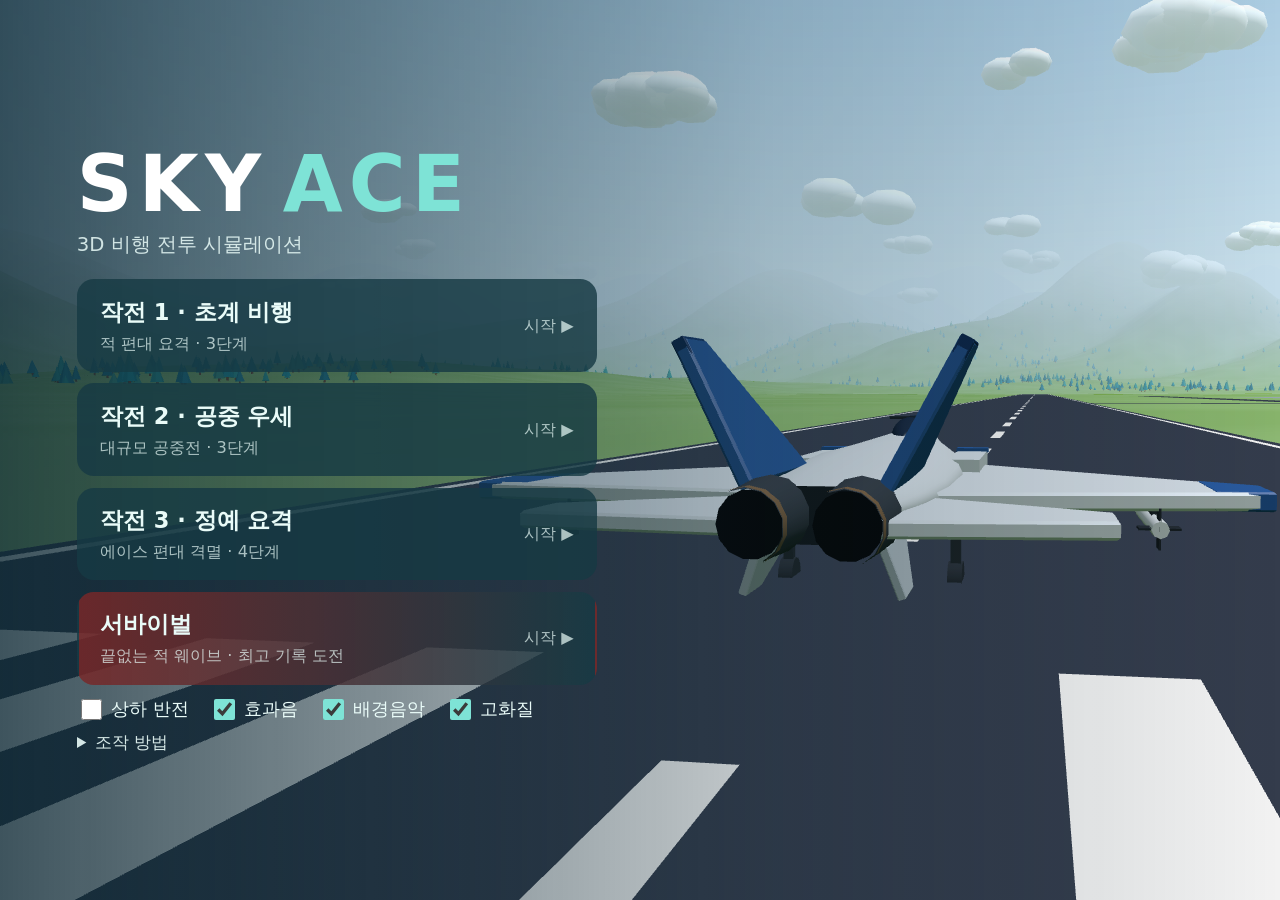
<file: index.html>
<!doctype html>
<html lang="ko">
<head>
<meta charset="utf-8">
<meta name="viewport" content="width=device-width,initial-scale=1">
<title>Sky Ace</title>
<meta http-equiv="refresh" content="0; url=assets/">
<script>location.replace('assets/' + location.search + location.hash);</script>
</head>
<body style="font-family:sans-serif;background:#123;color:#fff;text-align:center;padding-top:40vh">
<a href="assets/" style="color:#7ee3d6">Sky Ace 시작하기 ▶</a>
</body>
</html>
</file>
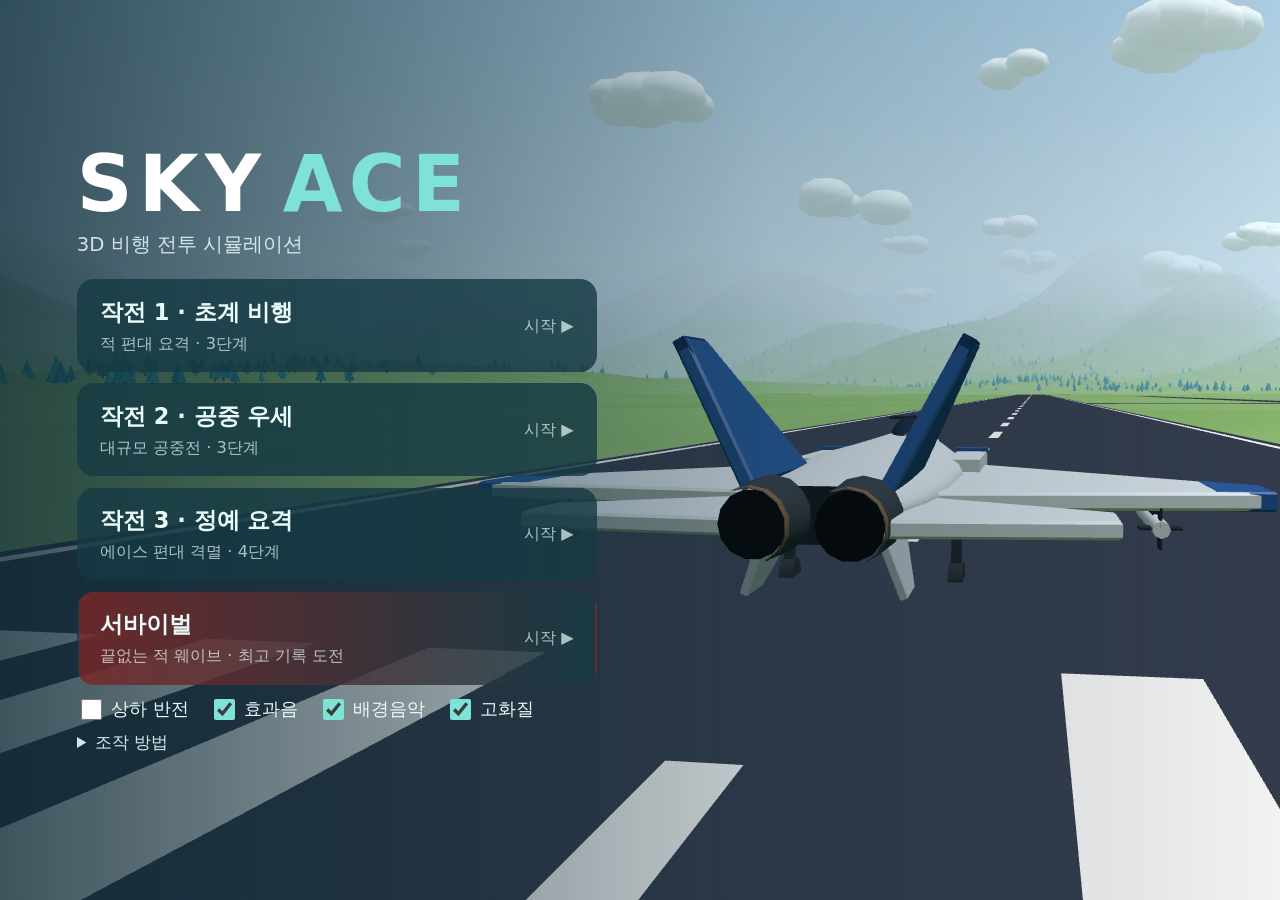
<file: assets/index.html>
<!doctype html>
<html lang="ko">
<head>
<meta charset="utf-8">
<meta name="viewport" content="width=device-width,initial-scale=1,maximum-scale=1,user-scalable=no,viewport-fit=cover">
<title>Sky Ace</title>
<link rel="stylesheet" href="style.css">
</head>
<body>
<canvas id="game"></canvas>

<div id="hud" class="hidden">
  <button id="btnHome" class="sq-btn home" aria-label="홈">
    <svg viewBox="0 0 24 24"><path d="M3 11 12 3l9 8M5.5 9.5V21h4.5v-6h4v6h4.5V9.5" fill="none" stroke="currentColor" stroke-width="2" stroke-linejoin="round" stroke-linecap="round"/></svg>
  </button>

  <div id="topCenter">
    <div id="missionLine">초보 작전 1 · 적기 2기 · 단계 1 · 0/2</div>
    <div id="objective">스로틀을 올려 이륙하세요</div>
  </div>

  <canvas id="radar" width="240" height="240"></canvas>

  <div id="crosshair"></div>
  <div id="wpMarker"><div class="ring"></div><span class="lbl">◇ 거점 <b>0</b>m</span></div>
  <div id="markers"></div>

  <div id="throttle">
    <div class="cap">THROTTLE</div>
    <div class="val">0%</div>
    <div class="track"><div class="fill"></div><div class="knob"></div></div>
  </div>
  <div id="thBtns"><span id="thMax">최대</span> / <span id="thStop">정지</span></div>

  <div id="spd" class="gauge"><div class="cap">SPEED</div><div class="box">0</div><div class="unit">km/h</div></div>
  <div id="alt" class="gauge"><div class="cap">ALT</div><div class="box">0</div><div class="unit">m</div></div>

  <button id="btnCam" class="circ-btn" aria-label="카메라">
    <svg viewBox="0 0 24 24"><path d="M4 8h3.5l1.5-2.5h6L16.5 8H20v11H4z" fill="none" stroke="currentColor" stroke-width="1.8" stroke-linejoin="round"/><circle cx="12" cy="13" r="3.3" fill="none" stroke="currentColor" stroke-width="1.8"/></svg>
  </button>
  <button id="btnGear" class="tall-btn" aria-label="랜딩기어">
    <svg viewBox="0 0 24 24"><path d="M12 3v6M5 9h14M7 9v5M17 9v5" fill="none" stroke="currentColor" stroke-width="1.8" stroke-linecap="round"/><circle cx="7" cy="17" r="2.6" fill="none" stroke="currentColor" stroke-width="1.8"/><circle cx="17" cy="17" r="2.6" fill="none" stroke="currentColor" stroke-width="1.8"/></svg>
    <span id="gearLbl">올림</span>
  </button>

  <div id="weapons">
    <div class="wslot">
      <button id="btnGun" class="wpn" aria-label="기관포">
        <svg viewBox="0 0 48 48"><g fill="#fff"><path d="M11 40V22c0-6 3-11 4.5-13C17 11 20 16 20 22v18z"/><path d="M20.5 42V21c0-6 3-11 4.5-13 1.5 2 4.5 7 4.5 13v21z"/><path d="M30 40V22c0-6 3-11 4.5-13C36 11 39 16 39 22v18z"/></g></svg>
      </button>
      <div id="gunCount" class="cnt">600</div>
    </div>
    <div class="wslot">
      <button id="btnMsl" class="wpn" aria-label="미사일">
        <svg viewBox="0 0 48 48"><g fill="#fff" transform="rotate(45 24 24)"><path d="M24 3c3 3 4.5 7 4.5 11v20h-9V14c0-4 1.5-8 4.5-11z"/><path d="M19.5 26l-6 8v3l6-3zM28.5 26l6 8v3l-6-3z"/><path d="M21 35h6l-1 6h-4z" opacity=".8"/></g></svg>
      </button>
      <div id="mslCount" class="cnt">2</div>
    </div>
  </div>
  <button id="btnTarget" class="pill">TARGET</button>
  <button id="btnFlare" class="pill">FLARE <small id="flareCount">24</small></button>

  <div id="hull"><div class="txt">기체 <b>100%</b></div><div class="bar"><div class="fillb"></div></div></div>
  <div id="warn">⚠ 미사일 경보</div>
  <div id="lockTxt">LOCK</div>
  <div id="toast"></div>
  <div id="stickBase"><div id="stickKnob"></div></div>
</div>

<div id="menu">
  <div class="menu-card">
    <div class="logo">SKY<span>ACE</span></div>
    <div class="sub">3D 비행 전투 시뮬레이션</div>
    <div id="missionList"></div>
    <div class="opts">
      <label><input type="checkbox" id="optInvert"> 상하 반전</label>
      <label><input type="checkbox" id="optSound" checked> 효과음</label>
      <label><input type="checkbox" id="optMusic" checked> 배경음악</label>
      <label><input type="checkbox" id="optHQ" checked> 고화질</label>
    </div>
    <details class="howto"><summary>조작 방법</summary>
      <ul>
        <li>화면 아무 곳이나 드래그: 기수 조종 (위로 = 상승, 좌우 = 선회)</li>
        <li>왼쪽 스로틀 바: 속도 조절 · 약 180km/h 이상에서 위로 당겨 이륙</li>
        <li>기관포 버튼을 누르고 있으면 연사 · 미사일은 LOCK 후 발사</li>
        <li>TARGET: 표적 전환 · FLARE: 미사일 회피</li>
        <li>교전 거점으로 이동하면 적 편대가 나타나고, 계속 증원이 몰려옵니다</li>
        <li>빨간 테두리 = 전투기, 주황 = 에이스(강함), 큰 마름모 = 폭격기(고득점)</li>
        <li>연속 격추 시 콤보 보너스 · 서바이벌 모드에서 최고 기록에 도전하세요</li>
      </ul>
    </details>
  </div>
</div>

<div id="overlay" class="hidden">
  <div class="ov-card">
    <div id="ovTitle">작전 성공</div>
    <div id="ovBody"></div>
    <div id="ovBtns"></div>
  </div>
</div>

<script src="three.min.js"></script>
<script src="game.js"></script>
</body>
</html>
</file>
<file: assets/style.css>
:root{
  --panel:rgba(22,58,68,.82);
  --panel2:rgba(28,70,80,.72);
  --accent:#7ee3d6;
  --accent2:#9ff0e4;
  --text:#e9fbf8;
  --pill:#e6f3df;
  --u:min(1vh,0.55vw);
}
*{box-sizing:border-box;-webkit-tap-highlight-color:transparent;user-select:none;-webkit-user-select:none;touch-action:none}
html,body{margin:0;height:100%;overflow:hidden;background:#bfd9e8;font-family:"Noto Sans KR","Malgun Gothic",system-ui,-apple-system,Roboto,sans-serif;color:var(--text)}
#game{position:fixed;inset:0;width:100%;height:100%;display:block}
.hidden{display:none!important}
button{font-family:inherit;border:0;padding:0;color:inherit;cursor:pointer}

#hud{position:fixed;inset:0;pointer-events:none}
#hud>*{position:absolute}
#hud button,#hud #throttle,#hud #thBtns span{pointer-events:auto}

.sq-btn{left:calc(4.5*var(--u) + env(safe-area-inset-left));top:calc(2.5*var(--u));width:calc(10*var(--u));height:calc(10*var(--u));border-radius:calc(2.4*var(--u));background:var(--panel);box-shadow:0 2px 8px rgba(0,0,0,.25);display:grid;place-items:center}
.sq-btn svg{width:55%;height:55%;color:#fff}

#topCenter{left:50%;top:calc(2.5*var(--u));transform:translateX(-50%);text-align:center}
#missionLine{font-size:calc(2.6*var(--u));color:#fff;text-shadow:0 1px 3px rgba(0,0,0,.45);letter-spacing:.02em;white-space:nowrap}
#objective{display:inline-block;margin-top:calc(1.3*var(--u));padding:calc(1.2*var(--u)) calc(3*var(--u));background:var(--panel);border-radius:calc(3*var(--u));font-size:calc(2.8*var(--u));font-weight:600;white-space:nowrap;transition:background .3s}
#objective.hot{background:rgba(150,40,40,.85)}

#radar{right:calc(3*var(--u) + env(safe-area-inset-right));top:calc(2*var(--u));width:calc(20*var(--u));height:calc(20*var(--u));border-radius:50%}

#crosshair{width:calc(5*var(--u));height:calc(5*var(--u));transform:translate(-50%,-50%);left:50%;top:40%}
#crosshair:before,#crosshair:after{content:"";position:absolute;background:rgba(255,255,255,.85);box-shadow:0 0 3px rgba(0,0,0,.35)}
#crosshair:before{left:50%;top:0;bottom:0;width:2px;transform:translateX(-50%)}
#crosshair:after{top:50%;left:0;right:0;height:2px;transform:translateY(-50%)}

#wpMarker{transform:translate(-50%,-50%);display:flex;align-items:center;justify-content:center}
#wpMarker .ring{position:absolute;width:calc(16*var(--u));height:calc(16*var(--u));border:2px solid rgba(160,240,225,.65);border-radius:50%}
#wpMarker .lbl{font-size:calc(2.9*var(--u));color:var(--accent2);text-shadow:0 1px 3px rgba(0,0,0,.6);white-space:nowrap;font-weight:600}

.mk{position:absolute;transform:translate(-50%,-50%);pointer-events:none}
.mk .box{width:calc(6*var(--u));height:calc(6*var(--u));border:2px solid rgba(255,120,110,.9);border-radius:3px}
.mk.sel .box{border-color:#ffd166;width:calc(8*var(--u));height:calc(8*var(--u))}
.mk.locked .box{border-color:#ff3b3b;background:rgba(255,40,40,.12)}
.mk .d{position:absolute;left:50%;top:100%;transform:translateX(-50%);font-size:calc(2.2*var(--u));color:#ffd1cc;text-shadow:0 1px 2px #000;white-space:nowrap;margin-top:2px}
.mk .ring{position:absolute;left:50%;top:50%;transform:translate(-50%,-50%);border-radius:50%;border:2px dashed rgba(255,209,102,.9)}
.mk.edge .box{border-style:dashed;opacity:.8;width:calc(4*var(--u));height:calc(4*var(--u));transform:rotate(45deg)}

#throttle{left:calc(4.5*var(--u) + env(safe-area-inset-left));top:37%;width:calc(10*var(--u));height:calc(32*var(--u));background:var(--panel2);border-radius:calc(3.4*var(--u));text-align:center;padding-top:calc(2*var(--u))}
#throttle .cap{font-size:calc(1.9*var(--u));letter-spacing:.15em;color:#fff;margin-left:.15em}
#throttle .val{font-size:calc(3.3*var(--u));font-weight:700;color:var(--accent);margin-top:calc(.8*var(--u))}
#throttle .track{position:absolute;left:50%;transform:translateX(-50%);bottom:calc(2*var(--u));top:calc(12*var(--u));width:calc(1.4*var(--u));background:rgba(255,255,255,.12);border-radius:9px}
#throttle .fill{position:absolute;left:0;right:0;bottom:0;background:var(--accent);border-radius:9px}
#throttle .knob{position:absolute;left:50%;width:calc(4.2*var(--u));height:calc(4.2*var(--u));margin-left:calc(-2.1*var(--u));margin-bottom:calc(-2.1*var(--u));background:var(--accent);border-radius:50%;box-shadow:0 2px 6px rgba(0,0,0,.35)}
#thBtns{left:calc(4.5*var(--u) + env(safe-area-inset-left));top:calc(37% + 33*var(--u));font-size:calc(2.2*var(--u));color:rgba(255,255,255,.75);width:calc(16*var(--u));white-space:nowrap}
#thBtns span{display:inline-block;padding:2px}

.gauge{text-align:center;top:37%;transform:translateX(-50%)}
#spd{left:22%}
#alt{left:77%}
.gauge .cap{font-size:calc(2*var(--u));letter-spacing:.2em;color:rgba(255,255,255,.5)}
.gauge .box{min-width:calc(11*var(--u));padding:calc(.5*var(--u)) calc(1.5*var(--u));border:2px solid rgba(150,230,215,.75);background:rgba(20,60,62,.38);border-radius:6px;font-size:calc(4.2*var(--u));font-weight:700;color:#eafffb;margin-top:2px}
.gauge .unit{font-size:calc(2.1*var(--u));color:var(--accent);margin-top:2px}

.circ-btn{right:calc(3*var(--u) + env(safe-area-inset-right));top:calc(28*var(--u));width:calc(9*var(--u));height:calc(9*var(--u));border-radius:50%;background:var(--panel);display:grid;place-items:center}
.circ-btn svg{width:55%;height:55%;color:#fff}
.tall-btn{right:calc(3*var(--u) + env(safe-area-inset-right));top:calc(39*var(--u));width:calc(9*var(--u));height:calc(11*var(--u));border-radius:calc(2.4*var(--u));background:var(--panel);display:flex;flex-direction:column;align-items:center;justify-content:center;gap:2px}
.tall-btn svg{width:58%;height:auto;color:#fff}
.tall-btn span{font-size:calc(1.9*var(--u))}

#weapons{right:calc(8*var(--u) + env(safe-area-inset-right));bottom:calc(19*var(--u));display:flex;gap:calc(3*var(--u))}
.wslot{text-align:center}
.wpn{width:calc(12*var(--u));height:calc(12*var(--u));border-radius:50%;background:radial-gradient(circle at 40% 35%,#6f86b4,#3c5287);border:3px solid rgba(200,215,240,.55);box-shadow:0 3px 10px rgba(0,0,0,.3);display:grid;place-items:center;transition:transform .08s}
.wpn svg{width:66%;height:66%}
.wpn:active,.wpn.on{transform:scale(.93);filter:brightness(1.2)}
.wpn.ready{border-color:#ff6b6b;box-shadow:0 0 0 3px rgba(255,80,80,.45),0 3px 10px rgba(0,0,0,.3)}
.cnt{font-size:calc(2.6*var(--u));font-weight:700;color:#fff;text-shadow:0 1px 3px rgba(0,0,0,.6);margin-top:2px}
.pill{bottom:calc(4*var(--u));width:calc(16*var(--u));height:calc(10*var(--u));border-radius:calc(3*var(--u));background:var(--pill);color:#2c3e43;font-size:calc(2.8*var(--u));letter-spacing:.04em;box-shadow:0 2px 8px rgba(0,0,0,.18)}
.pill:active{filter:brightness(.9)}
.pill small{font-size:.7em;opacity:.65}
#btnTarget{right:calc(24*var(--u) + env(safe-area-inset-right))}
#btnFlare{right:calc(4*var(--u) + env(safe-area-inset-right))}

#hull{left:50%;bottom:calc(2*var(--u));transform:translateX(-50%);text-align:center;width:calc(36*var(--u))}
#hull .txt{font-size:calc(2.5*var(--u));color:#fff;text-shadow:0 1px 3px rgba(0,0,0,.6)}
#hull .bar{margin-top:calc(.8*var(--u));height:calc(1*var(--u));background:rgba(255,255,255,.25);border-radius:9px;overflow:hidden}
#hull .fillb{height:100%;width:100%;background:#8ee6b8;border-radius:9px;transition:width .2s,background .2s}

#warn{left:50%;top:22%;transform:translateX(-50%);font-size:calc(3.6*var(--u));font-weight:800;color:#fff;background:rgba(200,30,30,.85);padding:calc(.8*var(--u)) calc(3*var(--u));border-radius:8px;display:none;animation:blink .5s infinite alternate}
#lockTxt{left:50%;top:30%;transform:translateX(-50%);font-size:calc(3*var(--u));font-weight:800;color:#ff4d4d;letter-spacing:.2em;display:none;text-shadow:0 0 6px rgba(0,0,0,.5)}
@keyframes blink{from{opacity:1}to{opacity:.45}}
#toast{left:50%;top:48%;transform:translate(-50%,-50%);font-size:calc(5*var(--u));font-weight:800;color:#fff;text-shadow:0 2px 10px rgba(0,0,0,.55);opacity:0;transition:opacity .35s;white-space:nowrap}
#toast.show{opacity:1}

#stickBase{width:calc(22*var(--u));height:calc(22*var(--u));margin:calc(-11*var(--u)) 0 0 calc(-11*var(--u));border-radius:50%;border:2px solid rgba(255,255,255,.35);background:rgba(255,255,255,.07);display:none}
#stickKnob{position:absolute;left:50%;top:50%;width:calc(8*var(--u));height:calc(8*var(--u));margin:calc(-4*var(--u)) 0 0 calc(-4*var(--u));border-radius:50%;background:rgba(255,255,255,.45)}

#menu{position:fixed;inset:0;display:flex;align-items:center;justify-content:flex-start;padding-left:6vw;background:linear-gradient(90deg,rgba(12,40,52,.78),rgba(12,40,52,.2) 60%,transparent)}
.menu-card{width:min(46vw,520px);max-height:94vh;overflow-y:auto;touch-action:pan-y}
.logo{font-size:calc(11*var(--u));font-weight:900;letter-spacing:.08em;color:#fff;line-height:1}
.logo span{color:var(--accent);margin-left:.2em}
.sub{font-size:calc(2.8*var(--u));opacity:.85;margin:calc(1*var(--u)) 0 calc(3*var(--u))}
.mbtn{display:flex;width:100%;align-items:center;justify-content:space-between;background:var(--panel);margin-bottom:calc(1.6*var(--u));padding:calc(2.2*var(--u)) calc(3*var(--u));border-radius:calc(2.4*var(--u));font-size:calc(3.2*var(--u));font-weight:700;text-align:left;border:2px solid transparent}
.mbtn:active{border-color:var(--accent)}
.mbtn small{font-weight:400;opacity:.7;font-size:.72em}
.mbtn .star{color:#ffd166}
.opts{display:flex;gap:calc(3*var(--u));font-size:calc(2.6*var(--u));margin:calc(1*var(--u)) 0}
.opts input{width:calc(3*var(--u));height:calc(3*var(--u));vertical-align:middle;accent-color:#7ee3d6}
.howto{font-size:calc(2.4*var(--u));opacity:.9;margin-top:calc(1*var(--u))}
.howto ul{margin:.4em 0;padding-left:1.2em;line-height:1.55}

#overlay{position:fixed;inset:0;background:rgba(8,24,32,.55);display:flex;align-items:center;justify-content:center}
.ov-card{background:rgba(18,52,62,.95);border-radius:calc(3*var(--u));padding:calc(4*var(--u)) calc(6*var(--u));text-align:center;min-width:42vw;box-shadow:0 10px 40px rgba(0,0,0,.4)}
#ovTitle{font-size:calc(6*var(--u));font-weight:900}
#ovBody{font-size:calc(2.9*var(--u));margin:calc(2*var(--u)) 0 calc(3*var(--u));line-height:1.6;opacity:.92}
#ovBtns{display:flex;gap:calc(2*var(--u));justify-content:center}
#ovBtns button{background:var(--accent);color:#123;font-weight:800;font-size:calc(3*var(--u));padding:calc(1.8*var(--u)) calc(4*var(--u));border-radius:calc(2*var(--u))}
#ovBtns button.sec{background:rgba(255,255,255,.15);color:#fff}

/* v1.1 additions */
#crosshair.hit:before,#crosshair.hit:after{background:#ff5050;box-shadow:0 0 6px #ff5050}
#crosshair.hit{transform:translate(-50%,-50%) scale(1.35)}
.mk .hpb{position:absolute;left:50%;bottom:100%;transform:translateX(-50%);width:calc(6*var(--u));height:3px;margin-bottom:3px;background:rgba(0,0,0,.35);border-radius:2px;overflow:hidden}
.mk .hp{height:100%;background:#ff8a7a}
.mk.edge .hpb{display:none}
.mk.ace .box{border-color:rgba(255,159,67,.95)}
.mk.ace .hp{background:#ffb04a}
.mk.bomber .box{width:calc(9*var(--u));height:calc(9*var(--u));border-color:rgba(255,90,90,.95);border-width:3px}
.mk.bomber .hpb{width:calc(9*var(--u));height:4px}
.mk.sel .box{border-color:#ffd166}
.mk.locked .box{border-color:#ff3b3b;background:rgba(255,40,40,.12)}
.mbtn.surv{background:linear-gradient(90deg,rgba(120,40,40,.85),rgba(22,58,68,.82))}
.opts{flex-wrap:wrap}
</file>
